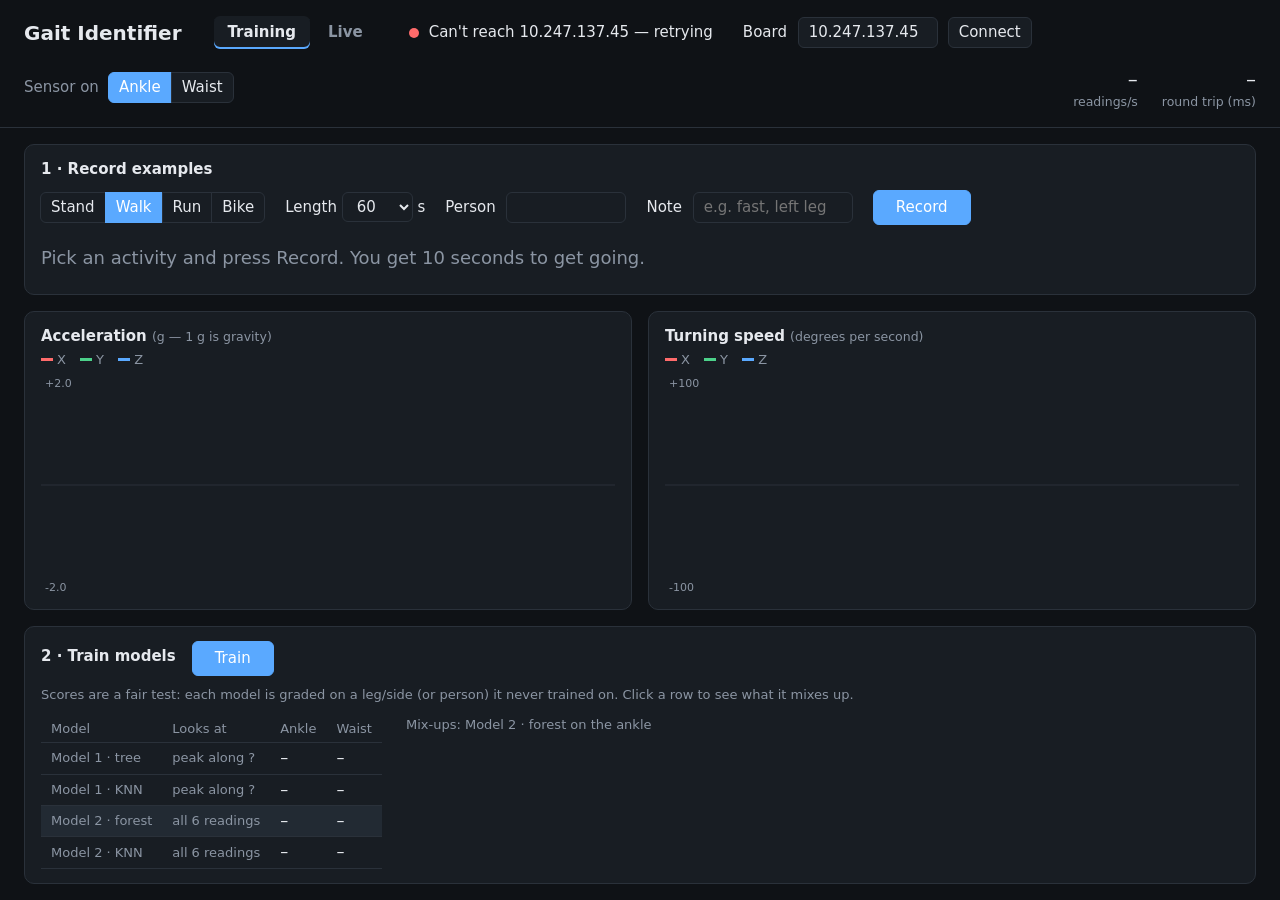
<file: gait_identifier/index.html>
<!doctype html>
<html lang="en">
<head>
  <meta charset="utf-8">
  <meta name="viewport" content="width=device-width, initial-scale=1">
  <title>Gait Identifier</title>
  <link rel="stylesheet" href="style.css">
</head>
<body>
  <header>
    <h1>Gait Identifier</h1>
    <nav class="tabs" id="tabs">
      <button data-tab="training">Training</button><button data-tab="live">Live</button>
    </nav>
    <div class="connection">
      <span id="dot" class="dot"></span>
      <span id="conn-text">Not connected</span>
      <label>Board <input id="board" spellcheck="false"></label>
      <button id="connect">Connect</button>
    </div>
    <div class="seg" id="spot">
      <span>Sensor on</span>
      <button data-v="ankle">Ankle</button><button data-v="waist">Waist</button>
    </div>
    <div class="meters">
      <div><span id="rate">–</span><small>readings/s</small></div>
      <div><span id="ping">–</span><small>round trip (ms)</small></div>
    </div>
  </header>

  <!-- ================= Training tab ================= -->
  <main id="tab-training" class="tab">
    <section class="card wide record">
      <h2>1 · Record examples</h2>
      <div class="controls">
        <div class="seg" id="activity">
          <button data-v="stand">Stand</button><button data-v="walk">Walk</button><button data-v="run">Run</button><button data-v="bike">Bike</button>
        </div>
        <label>Length
          <select id="seconds">
            <option>30</option><option selected>60</option><option>120</option><option>180</option>
          </select> s
        </label>
        <label>Person <input id="person" spellcheck="false"></label>
        <label>Note <input id="note" placeholder="e.g. fast, left leg" spellcheck="false"></label>
        <button id="record" class="primary">Record</button>
      </div>
      <div id="rec-status" class="rec-status">Pick an activity and press Record. You get 10 seconds to get going.</div>

      <div class="data">
        <table id="totals"></table>
        <div class="list"><table id="recordings"></table></div>
      </div>
    </section>

    <section class="card">
      <h2>Acceleration <small>(g — 1 g is gravity)</small></h2>
      <div class="legend"><i class="x"></i>X <i class="y"></i>Y <i class="z"></i>Z</div>
      <canvas id="accel"></canvas>
    </section>
    <section class="card">
      <h2>Turning speed <small>(degrees per second)</small></h2>
      <div class="legend"><i class="x"></i>X <i class="y"></i>Y <i class="z"></i>Z</div>
      <canvas id="gyro"></canvas>
    </section>

    <section class="card wide models">
      <div class="live-head">
        <h2>2 · Train models</h2>
        <button id="train" class="primary">Train</button>
        <span id="train-note" class="muted"></span>
      </div>
      <p class="muted">Scores are a fair test: each model is graded on a leg/side (or person) it never trained on.
        Click a row to see what it mixes up.</p>
      <div class="data">
        <table id="scores"></table>
        <div>
          <h3 id="mix-title">Mix-ups</h3>
          <table id="mixups"></table>
        </div>
      </div>
    </section>
  </main>

  <!-- ================= Live tab ================= -->
  <main id="tab-live" class="tab">
    <section class="card wide live">
      <div class="live-head">
        <button id="run" class="primary">Run</button>
        <div class="seg" id="led-pick">
          <span>Model</span>
          <button data-v="peak-tree">Model 1 · tree</button><button data-v="peak-knn">Model 1 · KNN</button><button data-v="all-tree">Model 2 · forest</button><button data-v="all-knn">Model 2 · KNN</button>
        </div>
        <span id="live-note" class="muted"></span>
      </div>
      <div class="other-settings muted">
        Say <b>Other</b> when the top answer has under
        <input type="range" id="agree" min="34" max="95" step="1"> <b id="agree-val">–</b> of the vote,
        or the movement is over
        <input type="range" id="far" min="0.5" max="3" step="0.1"> <b id="far-val">–</b> farther than usual from anything it learned (3× that if it’s at least 80% sure).
      </div>
      <div class="seg led-show" id="led-show">
        <span>Show on LED</span>
        <button data-v="stand">Stand</button><button data-v="walk">Walk</button><button data-v="run">Run</button><button data-v="bike">Bike</button><button data-v="idle">GAIT</button><button data-v="other">?</button>
      </div>
      <div class="live-grid">
        <div class="now">
          <canvas id="figure"></canvas>
          <div id="now-label" class="now-label">–</div>
          <div class="muted">by <span id="led-name">–</span> · also on the LED panel</div>
        </div>
        <div>
          <h3>What each model thinks</h3>
          <div id="guesses" class="guesses"><p class="muted">Press Run to start guessing.</p></div>
          <div class="share-legend" id="share-legend"></div>
        </div>
      </div>
    </section>

    <section class="card wide">
      <button id="why-toggle" class="toggle">Why?</button>
      <div id="why" class="why" hidden>
        <div>
          <h3>Model 1 <small>— one number: the biggest shove along one direction. The colored zones are its rules.</small></h3>
          <div id="fam-peak"></div>
          <div id="why-peak"></div>
        </div>
        <div>
          <h3>Model 2 <small>— its most useful clues. Ticks show each activity's typical value.</small></h3>
          <div id="fam-all"></div>
          <div id="why-all"></div>
        </div>
      </div>
    </section>

    <section class="card wide">
      <button id="data-toggle" class="toggle">Live Data</button>
      <div id="live-data" class="why" hidden>
        <div>
          <h3>Acceleration <small>(g — 1 g is gravity)</small></h3>
          <div class="legend"><i class="x"></i>X <i class="y"></i>Y <i class="z"></i>Z</div>
          <canvas id="accel-live"></canvas>
        </div>
        <div>
          <h3>Turning speed <small>(degrees per second)</small></h3>
          <div class="legend"><i class="x"></i>X <i class="y"></i>Y <i class="z"></i>Z</div>
          <canvas id="gyro-live"></canvas>
        </div>
      </div>
    </section>
  </main>

  <script src="app.js"></script>
  <script src="figure.js"></script>
  <script src="live.js"></script>
</body>
</html>
</file>
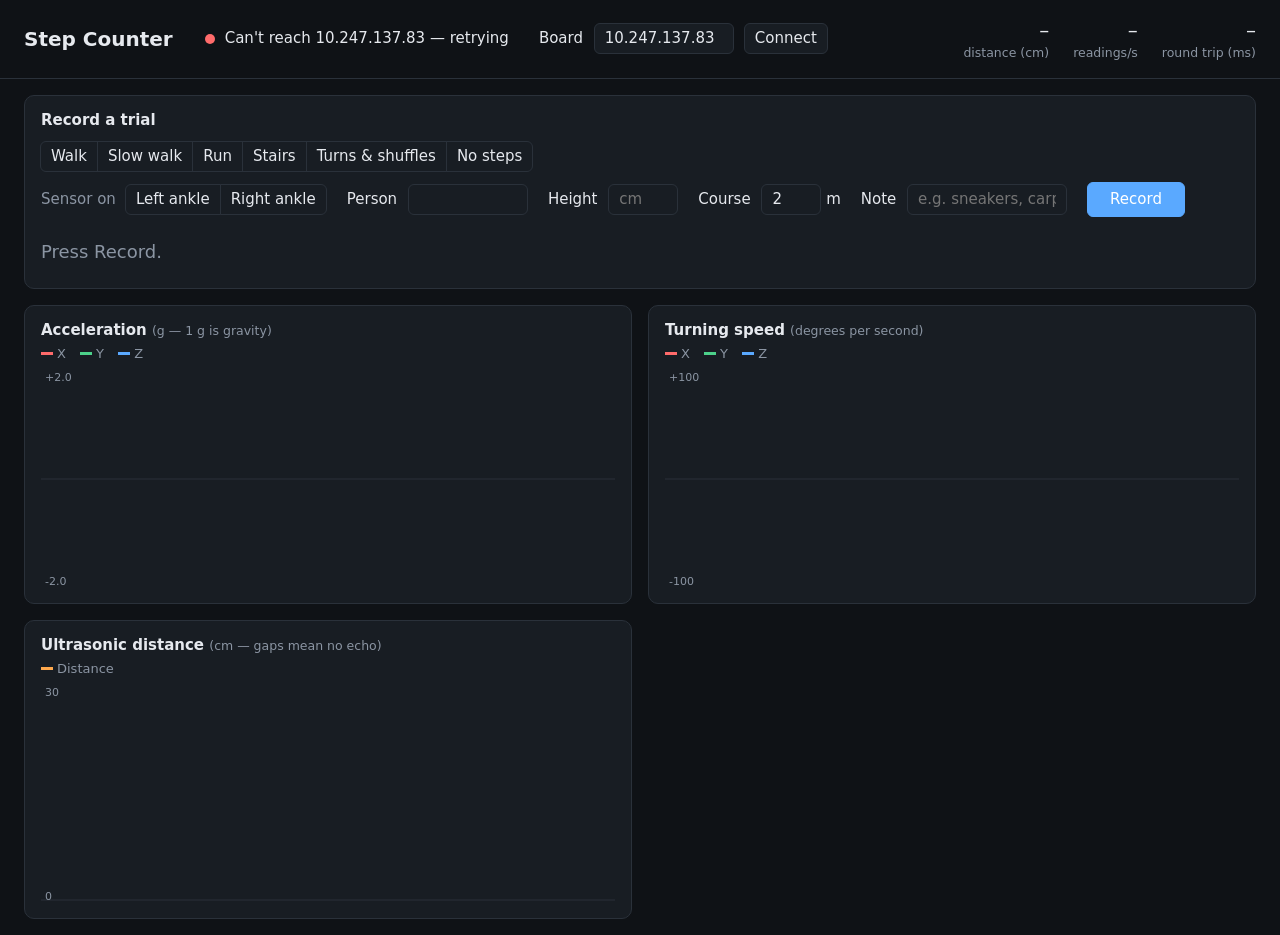
<file: step_counter/index.html>
<!doctype html>
<html lang="en">
<head>
  <meta charset="utf-8">
  <meta name="viewport" content="width=device-width, initial-scale=1">
  <title>Step Counter</title>
  <link rel="stylesheet" href="style.css">
</head>
<body>
  <header>
    <h1>Step Counter</h1>
    <div class="connection">
      <span id="dot" class="dot"></span>
      <span id="conn-text">Not connected</span>
      <label>Board <input id="board" spellcheck="false"></label>
      <button id="connect">Connect</button>
    </div>
    <div class="meters">
      <div><span id="dist">–</span><small>distance (cm)</small></div>
      <div><span id="rate">–</span><small>readings/s</small></div>
      <div><span id="ping">–</span><small>round trip (ms)</small></div>
    </div>
  </header>

  <main>
    <section class="card wide record">
      <h2>Record a trial</h2>
      <div class="controls">
        <div class="seg" id="activity">
          <button data-v="walk">Walk</button><button data-v="slow">Slow walk</button><button data-v="run">Run</button><button data-v="stairs">Stairs</button><button data-v="turns">Turns &amp; shuffles</button><button data-v="fake">No steps</button>
        </div>
      </div>
      <div class="controls">
        <div class="seg" id="leg"><span>Sensor on</span><button data-v="left">Left ankle</button><button data-v="right">Right ankle</button></div>
        <label>Person <input id="person" spellcheck="false"></label>
        <label>Height <input id="height" type="number" min="50" max="250" placeholder="cm"></label>
        <label>Course <input id="course" type="number" min="0.5" step="0.5"> m</label>
        <label>Note <input id="note" placeholder="e.g. sneakers, carpet" spellcheck="false"></label>
        <button id="record" class="primary">Record</button>
        <button id="cancel" hidden>Cancel</button>
      </div>
      <p class="muted how" id="how"></p>
      <div id="rec-status" class="rec-status">Press Record.</div>
      <form id="ask-steps" class="ask" hidden>
        <label>Steps you counted <input id="steps-input" type="number" min="0" step="1" required></label>
        <label>Lengths walked <input id="lengths-input" type="number" min="0" step="0.5" placeholder="none"></label>
        <span id="meters-out" class="muted">— leave lengths empty if the distance wasn’t measured</span>
        <button class="primary">Save</button>
      </form>

      <div class="data">
        <table id="totals"></table>
        <div class="list"><table id="recordings"></table></div>
      </div>
    </section>

    <section class="card">
      <h2>Acceleration <small>(g — 1 g is gravity)</small></h2>
      <div class="legend"><i class="x"></i>X <i class="y"></i>Y <i class="z"></i>Z</div>
      <canvas id="accel"></canvas>
    </section>
    <section class="card">
      <h2>Turning speed <small>(degrees per second)</small></h2>
      <div class="legend"><i class="x"></i>X <i class="y"></i>Y <i class="z"></i>Z</div>
      <canvas id="gyro"></canvas>
    </section>
    <section class="card">
      <h2>Ultrasonic distance <small>(cm — gaps mean no echo)</small></h2>
      <div class="legend"><i class="d"></i>Distance</div>
      <canvas id="distance"></canvas>
    </section>

  </main>

  <script src="app.js"></script>
</body>
</html>
</file>
<file: gait_identifier/style.css>
:root {
  --bg: #0f1216;
  --card: #181d23;
  --line: #2a313a;
  --text: #e6e9ee;
  --muted: #8b95a3;
  --x: #ff6b6b;
  --y: #4cd18a;
  --z: #5aa9ff;
  --good: #4cd18a;
  --bad: #ff6b6b;
  --accent: #5aa9ff;
  --rec: #ff4d4d;
}

* { box-sizing: border-box; }

body {
  margin: 0;
  background: var(--bg);
  color: var(--text);
  font: 15px/1.4 system-ui, -apple-system, sans-serif;
}

header {
  display: flex;
  flex-wrap: wrap;
  align-items: center;
  gap: 16px 32px;
  padding: 16px 24px;
  border-bottom: 1px solid var(--line);
}

h1 { font-size: 20px; margin: 0; }
h2 { font-size: 15px; margin: 0 0 4px; }
small { color: var(--muted); font-weight: normal; }

.connection { display: flex; align-items: center; gap: 10px; flex-wrap: wrap; }
#conn-text { margin-right: 20px; }
.dot { width: 10px; height: 10px; border-radius: 50%; background: var(--bad); }
.dot.on { background: var(--good); }

input, button, select {
  font: inherit;
  color: var(--text);
  background: var(--card);
  border: 1px solid var(--line);
  border-radius: 6px;
  padding: 4px 10px;
}
input { width: 140px; margin-left: 6px; }
button { cursor: pointer; }
button:hover { border-color: var(--muted); }

.meters { display: flex; gap: 24px; margin-left: auto; }
.meters div { display: flex; flex-direction: column; align-items: flex-end; }
.meters span { font-size: 20px; font-variant-numeric: tabular-nums; }

main {
  display: grid;
  gap: 16px;
  padding: 16px 24px;
  grid-template-columns: repeat(2, minmax(0, 1fr));
}

.card {
  background: var(--card);
  border: 1px solid var(--line);
  border-radius: 10px;
  padding: 14px 16px;
}

.legend { color: var(--muted); font-size: 13px; margin-bottom: 6px; }
.legend i { display: inline-block; width: 12px; height: 3px; margin: 0 4px 3px 10px; }
.legend i:first-child { margin-left: 0; }
.legend .x { background: var(--x); }
.legend .y { background: var(--y); }
.legend .z { background: var(--z); }

canvas { width: 100%; height: 220px; display: block; }

/* buttons where exactly one is picked */
.seg { display: flex; align-items: center; }
.seg span { margin-right: 10px; color: var(--muted); }
.seg button { border-radius: 0; margin-left: -1px; }
.seg button:first-of-type { border-radius: 6px 0 0 6px; }
.seg button:last-of-type { border-radius: 0 6px 6px 0; }
.seg button.on { background: var(--accent); border-color: var(--accent); color: #fff; }

.wide { grid-column: 1 / -1; }
.controls { display: flex; flex-wrap: wrap; align-items: center; gap: 12px 20px; margin: 10px 0; }
.controls input { width: 120px; }
#note { width: 160px; }
button.primary { background: var(--accent); border-color: var(--accent); color: #fff; padding: 6px 22px; }
button.primary.stop { background: var(--rec); border-color: var(--rec); }

.rec-status { font-size: 18px; padding: 10px 0; color: var(--muted); }
.rec-status.countdown { color: var(--text); font-size: 26px; }
.rec-status.recording { color: var(--rec); font-size: 26px; }
.rec-status.recording::before { content: "● "; }

.data { display: grid; grid-template-columns: auto 1fr; gap: 24px; align-items: start; }
table { border-collapse: collapse; font-size: 13px; }
th, td { padding: 4px 10px; text-align: left; border-bottom: 1px solid var(--line); }
th { color: var(--muted); font-weight: normal; }
#totals td { text-align: right; font-variant-numeric: tabular-nums; }
#totals tr.current th:first-child { color: var(--text); }
#totals td.low { color: var(--bad); }
.list { max-height: 220px; overflow-y: auto; }
#recordings { width: 100%; }
#recordings button { padding: 0 8px; color: var(--muted); }
#recordings button:hover { color: var(--bad); border-color: var(--bad); }

@media (max-width: 800px) {
  .data { grid-template-columns: 1fr; }
}

@media (max-width: 800px) {
  main { grid-template-columns: 1fr; }
}
@media (max-width: 500px) {
  header, main { padding: 12px 16px; }
}

/* ---------------- live + models ---------------- */

:root {
  --stand: #3bc9db;
  --walk: #4cd18a;
  --run: #ffa94d;
  --bike: #b18cff;
}

h3 { font-size: 13px; color: var(--muted); font-weight: normal; margin: 14px 0 8px; }
h3:first-child { margin-top: 0; }
.muted { color: var(--muted); font-size: 13px; }
p.muted { margin: 6px 0 12px; }

.live-head { display: flex; align-items: center; gap: 16px; margin-bottom: 10px; }
.live-head { flex-wrap: wrap; }
.live-grid { display: grid; grid-template-columns: minmax(280px, 1fr) minmax(280px, 1fr); gap: 32px; align-items: start; }
@media (max-width: 760px) { .live-grid { grid-template-columns: 1fr; } }

.other-settings { margin: -2px 0 18px; line-height: 2; }
.other-settings input[type="range"] { width: 110px; vertical-align: middle; padding: 0; }
.other-settings b { color: var(--text); font-weight: 600; }
.track .limit { position: absolute; top: -4px; width: 2px; height: 24px; margin-left: -1px; background: var(--bad); }
.guesses .reason { font-size: 12px; color: var(--muted); margin-top: 3px; }

/* tabs */
.tabs { display: flex; gap: 4px; }
.tabs button { border: none; background: none; color: var(--muted); padding: 6px 14px; border-radius: 6px; font-weight: 600; }
.tabs button.on { background: var(--card); color: var(--text); box-shadow: inset 0 -2px 0 var(--accent); }
.tab[hidden] { display: none; }

/* show/hide "why" */
.toggle { background: none; border: none; color: var(--accent); padding: 0; font-weight: 600; }
.why { display: grid; grid-template-columns: 1fr 1fr; gap: 32px; margin-top: 14px; }
.why[hidden] { display: none; }
@media (max-width: 760px) { .why { grid-template-columns: 1fr; } }

.led-show { margin-top: 10px; }
.now { text-align: center; }
#figure { width: 100%; height: 260px; }
.now-label { font-size: 48px; font-weight: 700; margin: 4px 0; text-transform: uppercase; letter-spacing: 2px; }

.guesses .row { margin-bottom: 12px; }
.guesses .top { display: flex; justify-content: space-between; font-size: 13px; margin-bottom: 4px; }
.guesses .top b { text-transform: capitalize; }
.guesses .led-pick { color: var(--accent); }
.stack { display: flex; height: 10px; border-radius: 5px; overflow: hidden; background: var(--line); }
.stack i { display: block; height: 100%; transition: width 0.2s; }
.share-legend { font-size: 12px; color: var(--muted); }
.share-legend i { display: inline-block; width: 10px; height: 10px; border-radius: 2px; margin: 0 4px -1px 10px; }
.share-legend i:first-child { margin-left: 0; }

/* number line with colored zones (Model 1) and clue bars (Model 2) */
.line { margin-bottom: 14px; }
.line .top { display: flex; justify-content: space-between; font-size: 13px; margin-bottom: 4px; }
.track { position: relative; height: 16px; border-radius: 4px; background: var(--line); }
.track .zone { position: absolute; top: 0; height: 100%; opacity: 0.45; }
.track .zone span { position: absolute; left: 4px; top: 0; font-size: 11px; line-height: 16px; color: #fff; opacity: 1; white-space: nowrap; }
.track .marker { position: absolute; top: -4px; width: 3px; height: 24px; margin-left: -1px; background: var(--text); border-radius: 2px; transition: left 0.15s; }
.track .fill { position: absolute; left: 0; top: 0; height: 100%; background: #3a4350; border-radius: 4px; transition: width 0.15s; }
.track .tick { position: absolute; top: 0; width: 3px; height: 100%; margin-left: -1px; }

#scores tr { cursor: pointer; }
#scores tr.picked td, #scores tr.picked th { background: #222a33; }
#scores td.score { font-size: 16px; font-variant-numeric: tabular-nums; }
#mixups td { text-align: right; font-variant-numeric: tabular-nums; }
#mixups td.right { color: var(--good); }
#mixups td.wrong { color: var(--bad); }
</file>
<file: step_counter/style.css>
:root {
  --bg: #0f1216;
  --card: #181d23;
  --line: #2a313a;
  --text: #e6e9ee;
  --muted: #8b95a3;
  --x: #ff6b6b;
  --y: #4cd18a;
  --z: #5aa9ff;
  --good: #4cd18a;
  --bad: #ff6b6b;
  --accent: #5aa9ff;
  --rec: #ff4d4d;
}

* { box-sizing: border-box; }

body {
  margin: 0;
  background: var(--bg);
  color: var(--text);
  font: 15px/1.4 system-ui, -apple-system, sans-serif;
}

header {
  display: flex;
  flex-wrap: wrap;
  align-items: center;
  gap: 16px 32px;
  padding: 16px 24px;
  border-bottom: 1px solid var(--line);
}

h1 { font-size: 20px; margin: 0; }
h2 { font-size: 15px; margin: 0 0 4px; }
small { color: var(--muted); font-weight: normal; }

.connection { display: flex; align-items: center; gap: 10px; flex-wrap: wrap; }
#conn-text { margin-right: 20px; }
.dot { width: 10px; height: 10px; border-radius: 50%; background: var(--bad); }
.dot.on { background: var(--good); }

input, button, select {
  font: inherit;
  color: var(--text);
  background: var(--card);
  border: 1px solid var(--line);
  border-radius: 6px;
  padding: 4px 10px;
}
input { width: 140px; margin-left: 6px; }
button { cursor: pointer; }
button:hover { border-color: var(--muted); }

.meters { display: flex; gap: 24px; margin-left: auto; }
.meters div { display: flex; flex-direction: column; align-items: flex-end; }
.meters span { font-size: 20px; font-variant-numeric: tabular-nums; }

main {
  display: grid;
  gap: 16px;
  padding: 16px 24px;
  grid-template-columns: repeat(2, minmax(0, 1fr));
}

.card {
  background: var(--card);
  border: 1px solid var(--line);
  border-radius: 10px;
  padding: 14px 16px;
}

.legend { color: var(--muted); font-size: 13px; margin-bottom: 6px; }
.legend i { display: inline-block; width: 12px; height: 3px; margin: 0 4px 3px 10px; }
.legend i:first-child { margin-left: 0; }
.legend .x { background: var(--x); }
.legend .y { background: var(--y); }
.legend .z { background: var(--z); }

canvas { width: 100%; height: 220px; display: block; }

/* buttons where exactly one is picked */
.seg { display: flex; align-items: center; }
.seg span { margin-right: 10px; color: var(--muted); }
.seg button { border-radius: 0; margin-left: -1px; }
.seg button:first-of-type { border-radius: 6px 0 0 6px; }
.seg button:last-of-type { border-radius: 0 6px 6px 0; }
.seg button.on { background: var(--accent); border-color: var(--accent); color: #fff; }

.wide { grid-column: 1 / -1; }
.controls { display: flex; flex-wrap: wrap; align-items: center; gap: 12px 20px; margin: 10px 0; }
.controls input { width: 120px; }
#note { width: 160px; }
button.primary { background: var(--accent); border-color: var(--accent); color: #fff; padding: 6px 22px; }
button.primary.stop { background: var(--rec); border-color: var(--rec); }

.rec-status { font-size: 18px; padding: 10px 0; color: var(--muted); }
.rec-status.countdown { color: var(--text); font-size: 26px; }
.rec-status.recording { color: var(--rec); font-size: 26px; }
.rec-status.recording::before { content: "● "; }

.data { display: grid; grid-template-columns: auto 1fr; gap: 24px; align-items: start; }
table { border-collapse: collapse; font-size: 13px; }
th, td { padding: 4px 10px; text-align: left; border-bottom: 1px solid var(--line); }
th { color: var(--muted); font-weight: normal; }
#totals td { text-align: right; font-variant-numeric: tabular-nums; }
#totals tr.current th:first-child { color: var(--text); }
#totals td.low { color: var(--bad); }
.list { max-height: 220px; overflow-y: auto; }
#recordings { width: 100%; }
#recordings button { padding: 0 8px; color: var(--muted); }
#recordings button:hover { color: var(--bad); border-color: var(--bad); }

@media (max-width: 800px) {
  .data { grid-template-columns: 1fr; }
}

@media (max-width: 800px) {
  main { grid-template-columns: 1fr; }
}
@media (max-width: 500px) {
  header, main { padding: 12px 16px; }
}

/* ---------------- step counter extras ---------------- */

:root { --d: #ffa94d; --warn: #ffa94d; }
.legend .d { background: var(--d); }
h3 { font-size: 13px; color: var(--muted); font-weight: normal; margin: 14px 0 8px; }
.muted { color: var(--muted); font-size: 13px; }
p.muted { margin: 6px 0 12px; }
.how b { color: var(--text); font-weight: 600; }
.controls + .controls { margin-top: 0; }
.seg { flex-wrap: wrap; }

.ask { font-size: 18px; display: flex; align-items: center; gap: 12px; margin-bottom: 12px; }
.ask input { width: 90px; font-size: 18px; }
.ask[hidden] { display: none; }

#totals td { text-align: left; }
.warn { color: var(--warn); font-size: 12px; }
#recordings input.steps { width: 64px; margin: 0; padding: 1px 6px; }
#recordings input.steps.missing { border-color: var(--warn); }
.list { max-height: 260px; }


#height { width: 70px; }
.ask { flex-wrap: wrap; font-size: 16px; }
.ask input { width: 80px; font-size: 16px; }
#meters-out { font-size: 14px; }
#course { width: 60px; }
</file>
